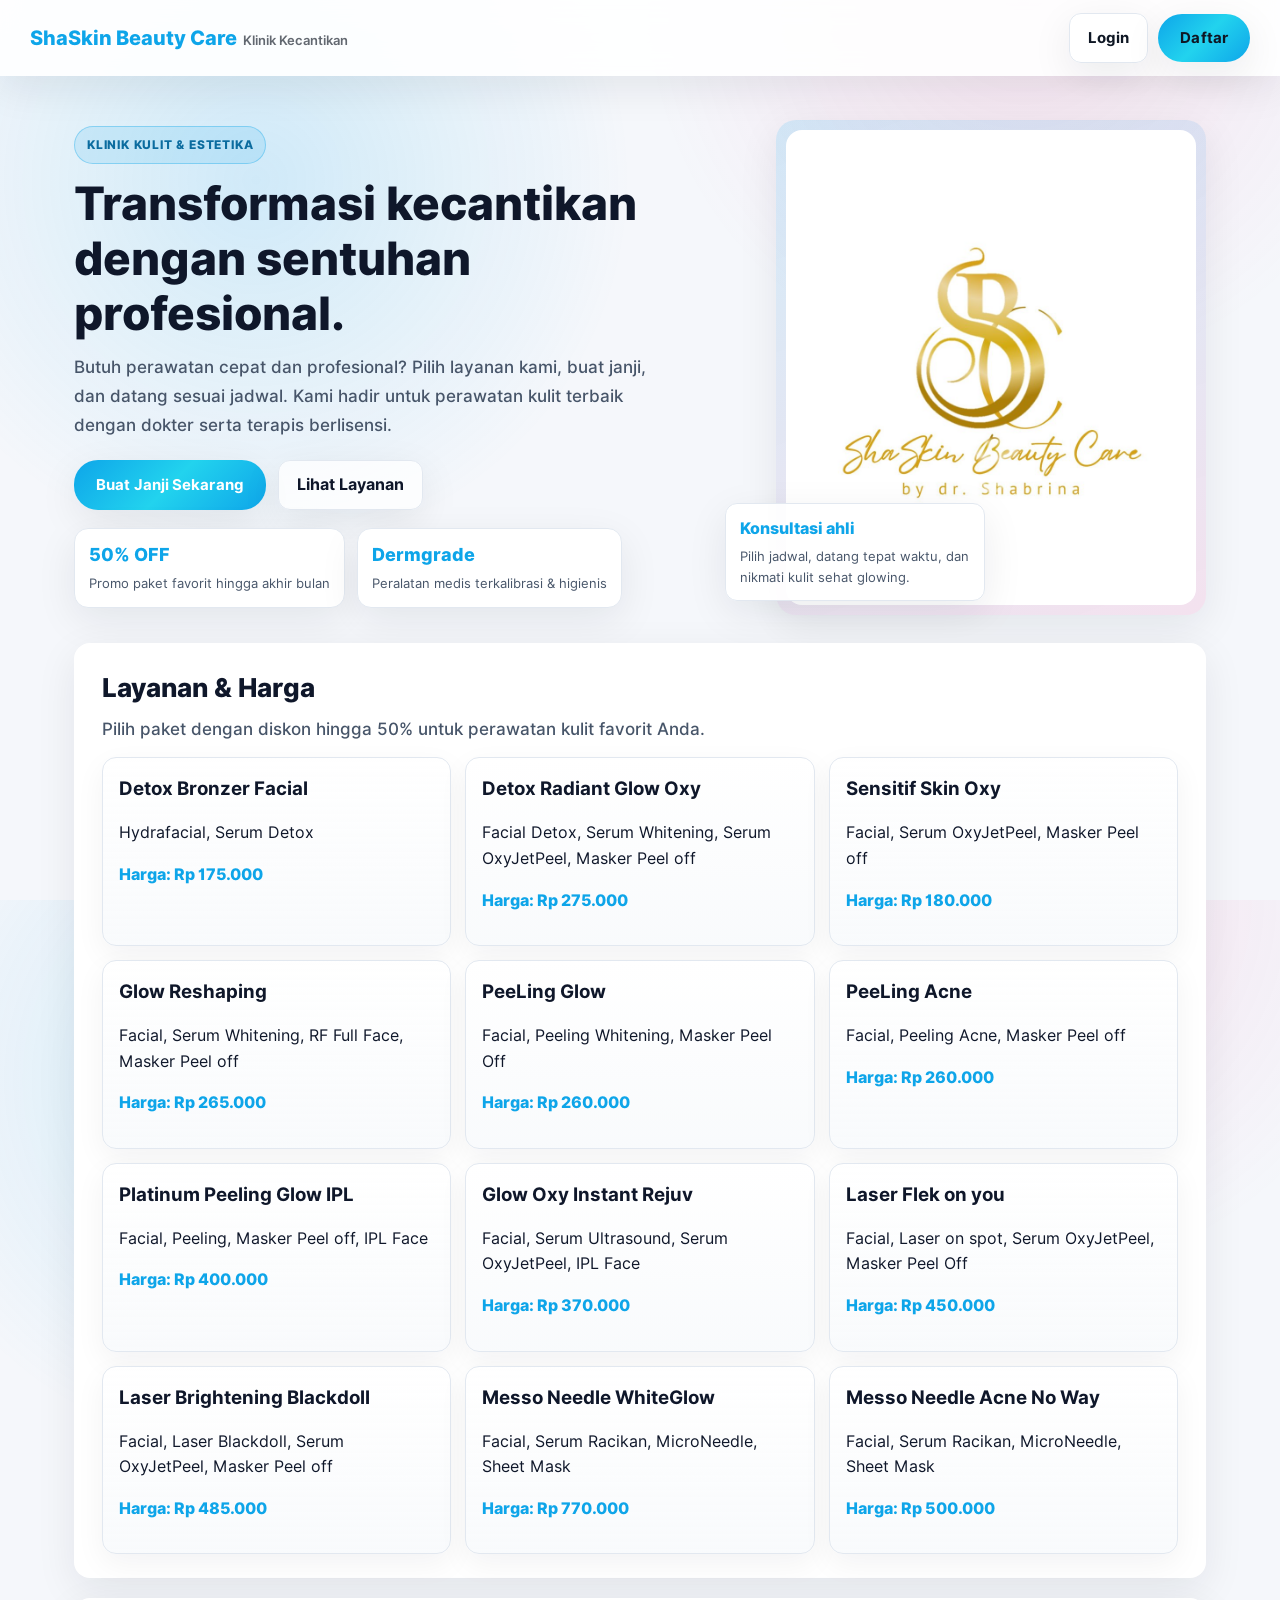
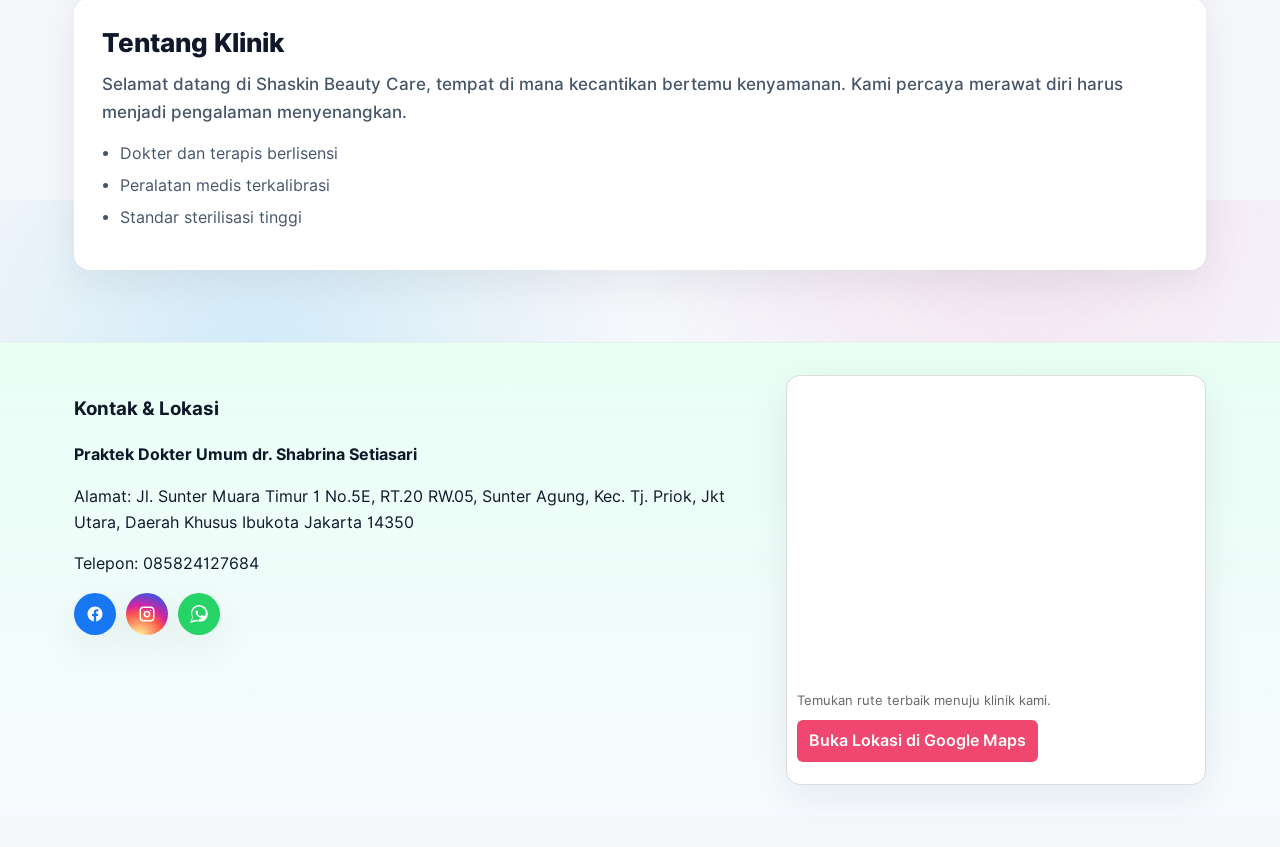
<file: Web/sskinv0.5.9 (LocalHost)/index.html>
<!DOCTYPE html>
<html lang="en">
<head>
    <meta charset="UTF-8">
    <meta http-equiv="X-UA-Compatible" content="IE=edge">
    <meta name="viewport" content="width=device-width, initial-scale=1.0">
    <link rel="stylesheet" href="css/animations.css">  
    <link rel="stylesheet" href="css/main.css">  
    <link rel="stylesheet" href="css/index.css">
    <title>eDoc</title>
</head>
<body>
    <header class="site-header"> 
        <div class="brand">
            <span class="edoc-logo">ShaSkin Beauty Care</span>
            <span class="edoc-logo-sub">Klinik Kecantikan</span>
        </div>
        <nav class="header-actions">
            <a href="login.php" class="ghost-btn"><span class="nav-item">Login</span></a>
            <a href="signup.php" class="btn btn-primary"><span class="nav-item">Daftar</span></a>
        </nav>
    </header>

    <div class="full-height">
        <main class="content">
            <section class="hero animate-fadeUp">
                <div class="hero-copy">
                    <span class="pill-badge">Klinik Kulit & Estetika</span>
                    <h1 class="heading-text">Transformasi kecantikan dengan sentuhan profesional.</h1>
                    <p class="sub-text2">Butuh perawatan cepat dan profesional? Pilih layanan kami, buat janji, dan datang sesuai jadwal. Kami hadir untuk perawatan kulit terbaik dengan dokter serta terapis berlisensi.</p>
                    <div class="hero-actions">
                        <a href="login.php" class="btn btn-primary hero-cta">Buat Janji Sekarang</a>
                        <a href="#services" class="ghost-btn">Lihat Layanan</a>
                    </div>
                    <div class="hero-stats">
                        <div class="stat-chip">
                            <span class="stat-number">50% OFF</span>
                            <span class="stat-label">Promo paket favorit hingga akhir bulan</span>
                        </div>
                        <div class="stat-chip">
                            <span class="stat-number">Dermgrade</span>
                            <span class="stat-label">Peralatan medis terkalibrasi & higienis</span>
                        </div>
                    </div>
                </div>
                <div class="hero-visual animate-floaty">
                    <div class="hero-card animate-glow">
                        <img src="img/icons/logo-shaskin.jpg" alt="ShaSkin Beauty Care">
                    </div>
                    <div class="floating-card">
                        <p class="floating-label">Konsultasi ahli</p>
                        <p class="floating-desc">Pilih jadwal, datang tepat waktu, dan nikmati kulit sehat glowing.</p>
                    </div>
                </div>
            </section>

            <section id="services" class="main-card animate-fadeUp">
                <div class="section-heading">
                    <h2>Layanan & Harga</h2>
                    <p class="sub-text2">Pilih paket dengan diskon hingga 50% untuk perawatan kulit favorit Anda.</p>
                </div>
                <div class="service-grid">
                    <article class="service-card">
                        <h3>Detox Bronzer Facial</h3>
                        <p>Hydrafacial, Serum Detox</p>
                        <p class="price-text">Harga: Rp 175.000</p>
                    </article>

                    <article class="service-card">
                        <h3>Detox Radiant Glow Oxy</h3>
                        <p>Facial Detox, Serum Whitening, Serum OxyJetPeel, Masker Peel off</p>
                        <p class="price-text">Harga: Rp 275.000</p>
                    </article>

                    <article class="service-card">
                        <h3>Sensitif Skin Oxy</h3>
                        <p>Facial, Serum OxyJetPeel, Masker Peel off</p>
                        <p class="price-text">Harga: Rp 180.000</p>
                    </article>

                    <article class="service-card">
                        <h3>Glow Reshaping</h3>
                        <p>Facial, Serum Whitening, RF Full Face, Masker Peel off</p>
                        <p class="price-text">Harga: Rp 265.000</p>
                    </article>

                    <article class="service-card">
                        <h3>PeeLing Glow</h3>
                        <p>Facial, Peeling Whitening, Masker Peel Off</p>
                        <p class="price-text">Harga: Rp 260.000</p>
                    </article>

                    <article class="service-card">
                        <h3>PeeLing Acne</h3>
                        <p>Facial, Peeling Acne, Masker Peel off</p>
                        <p class="price-text">Harga: Rp 260.000</p>
                    </article>

                    <article class="service-card">
                        <h3>Platinum Peeling Glow IPL</h3>
                        <p>Facial, Peeling, Masker Peel off, IPL Face</p>
                        <p class="price-text">Harga: Rp 400.000</p>
                    </article>

                    <article class="service-card">
                        <h3>Glow Oxy Instant Rejuv</h3>
                        <p>Facial, Serum Ultrasound, Serum OxyJetPeel, IPL Face</p>
                        <p class="price-text">Harga: Rp 370.000</p>
                    </article>

                    <article class="service-card">
                        <h3>Laser Flek on you</h3>
                        <p>Facial, Laser on spot, Serum OxyJetPeel, Masker Peel Off</p>
                        <p class="price-text">Harga: Rp 450.000</p>
                    </article>

                    <article class="service-card">
                        <h3>Laser Brightening Blackdoll</h3>
                        <p>Facial, Laser Blackdoll, Serum OxyJetPeel, Masker Peel off</p>
                        <p class="price-text">Harga: Rp 485.000</p>
                    </article>

                    <article class="service-card">
                        <h3>Messo Needle WhiteGlow</h3>
                        <p>Facial, Serum Racikan, MicroNeedle, Sheet Mask</p>
                        <p class="price-text">Harga: Rp 770.000</p>
                    </article>

                    <article class="service-card">
                        <h3>Messo Needle Acne No Way</h3>
                        <p>Facial, Serum Racikan, MicroNeedle, Sheet Mask</p>
                        <p class="price-text">Harga: Rp 500.000</p>
                    </article>
                </div>
            </section>

            <section class="main-card about-card animate-fadeUp">
                <div class="section-heading">
                    <h2>Tentang Klinik</h2>
                    <p class="sub-text2">Selamat datang di Shaskin Beauty Care, tempat di mana kecantikan bertemu kenyamanan. Kami percaya merawat diri harus menjadi pengalaman menyenangkan.</p>
                </div>
                <ul>
                    <li>Dokter dan terapis berlisensi</li>
                    <li>Peralatan medis terkalibrasi</li>
                    <li>Standar sterilisasi tinggi</li>
                </ul>
            </section>
        </main>

        <footer class="contact-footer"> 
            <div class="contact-grid">
                <div>
                    <h3>Kontak & Lokasi</h3>
                    <p><strong>Praktek Dokter Umum dr. Shabrina Setiasari</strong></p>
                    <p>Alamat: Jl. Sunter Muara Timur 1 No.5E, RT.20 RW.05, Sunter Agung, Kec. Tj. Priok, Jkt Utara, Daerah Khusus Ibukota Jakarta 14350</p>
                    <p>Telepon: 085824127684</p>
                    <div class="social-row">
                        <a href="https://www.facebook.com/ShaskinBeautyCare" target="_blank" rel="noopener" class="social-btn social-fb" aria-label="Facebook ShaSkin">
                            <svg role="img" aria-hidden="false" viewBox="0 0 24 24" width="18" height="18" xmlns="http://www.w3.org/2000/svg">
                                <title>Facebook</title>
                                <path fill="currentColor" d="M22 12.07C22 6.49 17.52 2 12 2S2 6.49 2 12.07c0 5 3.66 9.13 8.44 9.93v-7.03H7.9v-2.9h2.54V9.41c0-2.5 1.49-3.89 3.78-3.89 1.1 0 2.24.2 2.24.2v2.46h-1.26c-1.24 0-1.63.77-1.63 1.56v1.88h2.78l-.44 2.9h-2.34V22C18.34 21.2 22 17.07 22 12.07z"/>
                            </svg>
                        </a>
                        <a href="https://www.instagram.com/shaskinbeautysunter/" target="_blank" rel="noopener" class="social-btn social-ig" aria-label="Instagram ShaSkin">
                            <svg role="img" aria-hidden="false" viewBox="0 0 24 24" width="18" height="18" xmlns="http://www.w3.org/2000/svg">
                                <title>Instagram</title>
                                <path fill="currentColor" d="M7 2C4.243 2 2 4.243 2 7v10c0 2.757 2.243 5 5 5h10c2.757 0 5-2.243 5-5V7c0-2.757-2.243-5-5-5H7zm10 2c1.654 0 3 1.346 3 3v10c0 1.654-1.346 3-3 3H7c-1.654 0-3-1.346-3-3V7c0-1.654 1.346-3 3-3h10zM12 7.5A4.5 4.5 0 1 0 12 16.5 4.5 4.5 0 0 0 12 7.5zm0 2a2.5 2.5 0 1 1 0 5 2.5 2.5 0 0 1 0-5zm4.75-3.25a.9.9 0 1 1 0 1.8.9.9 0 0 1 0-1.8z"/>
                            </svg>
                        </a>
                        <a href="https://api.whatsapp.com/send/?phone=6285824127684&text&type=phone_number&app_absent=0" target="_blank" rel="noopener" class="social-btn social-wa" aria-label="WhatsApp ShaSkin">
                            <svg role="img" aria-hidden="false" viewBox="0 0 24 24" width="18" height="18" xmlns="http://www.w3.org/2000/svg">
                                <title>WhatsApp</title>
                                <path fill="currentColor" d="M20.52 3.48A11.88 11.88 0 0 0 12.02.02C6.21.02 1.58 4.59 1.58 10.35c0 1.83.48 3.62 1.39 5.19L.02 23.98l8.76-2.28c1.5.42 3.05.64 4.59.64 5.81 0 10.44-4.57 10.44-10.33 0-2.76-1.06-5.34-2.69-7.01zM12 20.5c-1.41 0-2.8-.24-4.08-.7l-.29-.11-5.2 1.36 1.41-4.8-.11-.3c-.86-2.41-1.02-4.95-.44-7.41C5.08 4.02 8.35 2 12 2c4.97 0 9 4.08 9 8.35 0 4.92-4.16 8.15-9 8.15zM17.22 14.2c-.25-.12-1.49-.73-1.72-.81-.23-.09-.4-.12-.57.12-.17.24-.67.81-.82.98-.15.17-.3.19-.55.07-.25-.12-1.06-.39-2.02-1.25-.75-.67-1.26-1.49-1.41-1.74-.15-.25-.02-.38.11-.5.12-.12.25-.31.38-.47.12-.16.16-.27.25-.45.09-.18.04-.34-.02-.47-.07-.12-.57-1.38-.78-1.89-.2-.47-.4-.45-.56-.46l-.48-.01c-.17 0-.45.06-.69.29-.24.23-.92.9-.92 2.2 0 1.3.94 2.56 1.07 2.74.12.18 1.86 2.9 4.52 3.96 3.16 1.24 3.16.83 3.74.78.58-.05 1.9-.77 2.17-1.52.27-.75.27-1.39.19-1.52-.07-.12-.25-.18-.5-.3z"/>
                            </svg>
                        </a>
                    </div>
                </div>

                <div class="map-card">
                    <iframe
                        width="100%"
                        height="300"
                        frameborder="0"
                        style="border:0"
                        src="https://www.google.com/maps?q=Praktek+Dokter+Umum+dr.+Shabrina+Setiasari+Jl.+Sunter+Muara+Timur+1+No.05+no+5E+RT.20+Sunter+Agung+Kec.+Tj.+Priok+Jkt+Utara+Daerah+Khusus+Ibukota+Jakarta+14350&output=embed"
                        allowfullscreen>
                    </iframe>
                    <p style="font-size:13px;margin:6px 0 0 0;color:#666;padding: 0 10px 10px 10px;">Temukan rute terbaik menuju klinik kami.</p>
                    <p style="margin:0 0 12px 0;padding: 0 10px 10px 10px;"><a href="https://maps.app.goo.gl/wv72o212J31ySk346?g_st=iw" target="_blank" rel="noopener" style="background:#ef476f;color:white;padding:8px 12px;border-radius:6px;text-decoration:none;font-weight:600;display:inline-block;">Buka Lokasi di Google Maps</a></p>
                </div>
            </div>
        </footer>
    </div>
</body>
</html>
</file>
<file: Web/sskinv0.5.9 (LocalHost)/css/animations.css>
/*These transition are from youtube*/

@keyframes transitionIn-X{
    from {
            opacity: 0;
            transform: translateX(-10px);

    }

    to {
            opacity: 1;
            transform: translateX(0);
    }
}
    


@keyframes transitionIn-Y-over{
    from {
            opacity: 0;
            transform: translateY(-10px);

    }

    to {
            opacity: 1;
            transform: translateY(0);
    }
}

/* Modern motion helpers */
@keyframes floaty {
    0% { transform: translateY(0); }
    50% { transform: translateY(-8px); }
    100% { transform: translateY(0); }
}

@keyframes fadeUp {
    from { opacity: 0; transform: translateY(16px) scale(0.98); }
    to { opacity: 1; transform: translateY(0) scale(1); }
}

@keyframes pulseGlow {
    0% { box-shadow: 0 15px 45px rgba(14,165,233,0.12); }
    50% { box-shadow: 0 18px 60px rgba(236,72,153,0.16); }
    100% { box-shadow: 0 15px 45px rgba(14,165,233,0.12); }
}

.animate-floaty{
    animation: floaty 6s ease-in-out infinite;
}
.animate-fadeUp{
    animation: fadeUp 0.6s ease-out forwards;
}
.animate-glow{
    animation: pulseGlow 2.8s ease-in-out infinite;
}
@keyframes transitionIn-Y-bottom{
    from {
            opacity: 0;
            transform: translateY(30px);

    }

    to {
            opacity: 1;
            transform: translateY(0);
    }
}
    

/* Transition end */
</file>
<file: Web/sskinv0.5.9 (LocalHost)/css/main.css>
@import url('font-inter.css');
@import url('https://fonts.googleapis.com/css2?family=Manrope:wght@400;500;600;700&display=swap');
:root {
  --primarycolor: #0ea5e9;
  --primarycolorhover: #0284c7;
  --accentcolor: #ec4899;
  --surface: #ffffff;
  --muted: #64748b;
  --border: #e2e8f0;
  --bg: #f5f7fb;
  --btnice:#e0f2fe;
  --btnnicetext:#0f172a;
  --shadow-soft: 0 12px 40px rgba(15, 23, 42, 0.08);
}

body{
    margin: 0;
    padding: 0;
    border-spacing: 0;
    font-family: 'Inter','Manrope', sans-serif;
    line-height: 1.6;
    background: radial-gradient(circle at 20% 20%, rgba(14,165,233,0.08), transparent 30%), radial-gradient(circle at 80% 0%, rgba(236,72,153,0.06), transparent 28%), var(--bg);
    color: #0f172a;
    -webkit-font-smoothing: antialiased;
    min-height: 100vh;
}

*, ::after, ::before{
    box-sizing: border-box;
}


/*------custom-scroll-bar - from w3schools.com------------------*/
/* width */
::-webkit-scrollbar {
    width: 7px;
  }
  
  /* Track */
  ::-webkit-scrollbar-track {
    background: #e2e8f0; 
  }
   
  /* Handle */
  ::-webkit-scrollbar-thumb {
    background: linear-gradient(180deg, #0ea5e9, #7c3aed);
    border-radius: 12px;
  }
  
  /* Handle on hover */
  ::-webkit-scrollbar-thumb:hover {
    background: linear-gradient(180deg, #0284c7, #ec4899);
  }





.input-text{
    border-radius: 10px;
    border: 1px solid var(--border);
    padding: 12px 14px;
    width: 100%;
    transition: 0.2s ease;
    outline: none;
    background: rgba(255,255,255,0.9);
    font-size: 15px;
    font-weight: 500;
    color: #0f172a;
    box-shadow: inset 0 1px 0 rgba(255,255,255,0.8), 0 10px 30px rgba(15, 23, 42, 0.04);
}

.input-text:hover{
    background-color: #fff;
    border-color: #cbd5e1;
    transition: 0.2s ease;
}

.input-text:focus{
    border: 1px solid var(--primarycolor);
    box-shadow: 0 0 0 4px rgba(14,165,233,0.15);
    transition: 0.2s ease;
}

.input-text::placeholder{
    font-family: 'Inter','Manrope', sans-serif;
    color: #94a3b8;
}



/* -----------Buttons---------------*/
.btn{
    cursor: pointer;
    padding: 12px 22px;
    outline: none;
    text-decoration: none;
    font-size: 15px;
    letter-spacing: 0.1px;
    transition: all 0.25s ease;
    border-radius: 12px;
    font-family: 'Inter','Manrope', sans-serif;
    font-weight: 700;
    border: none;
    box-shadow: var(--shadow-soft);
}


.btn:hover{
    transform: translateY(-2px);
    box-shadow: 0 16px 50px rgba(15, 23, 42, 0.15);

}


.btn-primary{
    background: linear-gradient(135deg, #0ea5e9 0%, #22d3ee 50%, #0ea5e9 100%);
    color: #fff;
    border: none;
    border-radius: 24px;
    overflow: hidden;
}

.btn-primary-soft{
    background: rgba(14,165,233,0.12);
    color: #0b6c9f;
    font-weight: 700;
    font-size: 15px;
    border: 1px solid rgba(14,165,233,0.3);
}


.btn-primary-soft:hover{
    background: rgba(14,165,233,0.12);
    color: #0b6c9f;
    border-color: rgba(14,165,233,0.3);
    box-shadow: var(--shadow-soft);
}


.btn-in-text{
    font-size: 15px;
    letter-spacing: 0.5px;
}

.non-style-link:link, .non-style-link:visited, .non-style-link:hover, .non-style-link:active{
    text-decoration: none;
    color: rgb(43, 43, 43);
}




.btn-label{
    margin-left: 10px;
    padding: 12px 12px;
    outline: none;
    text-decoration: none;
    font-size: 15px;
    letter-spacing: 0.5px;
    transition: all 0.3s;
    border-radius: 5px;
    background-color: #f0f0f073;
    border: 1px solid rgba(57,108,240,0.1) ;
    font-family: 'Inter', sans-serif;
}

/* Global logout button style: small modern red gradient */
.logout-btn, input.logout-btn {
  display: block;
  width: 140px;
  margin: 10px auto;
  padding: 6px 12px;
  font-size: 13px;
  font-weight: 700;
  border-radius: 8px;
  border: none !important;
  outline: none;
  -webkit-appearance: none;
  background: linear-gradient(135deg, #dc143c 0%, #8b0000 100%) !important;
  color: #ffffff !important;
  box-shadow: 0 4px 12px rgba(220, 20, 60, 0.3);
  cursor: pointer;
  transition: all 0.3s ease;
}
.logout-btn:hover, input.logout-btn:hover{ 
  transform: translateY(-1px); 
  box-shadow: 0 6px 18px rgba(220, 20, 60, 0.4) !important;
  background: linear-gradient(135deg, #ff1744 0%, #b71c1c 100%) !important;
  color: #ffffff !important;
}
.logout-btn:focus, input.logout-btn:focus { outline: none; box-shadow: 0 4px 12px rgba(220, 20, 60, 0.3); }


.sub-table{
    border: 1px solid var(--border);
    border-radius: 14px;
    background: #fff;
    box-shadow: var(--shadow-soft);
    overflow: hidden;
}

.filter-container{
  width: 92.5%;
  border: 1px solid var(--border);
  border-radius: 14px;
  margin-bottom: 20px;
  border-spacing: 0;
  padding: 6px 10px 12px;
  background: #fff;
  box-shadow: var(--shadow-soft);
}

.filter-container-items{
  margin-top: 7.5px;
  margin-left: 20px;
}
.table-headin{
    font-size: 17px;
    font-weight: 700;
    padding: 14px 12px;
    border-bottom: 2px solid var(--border);
    background: linear-gradient(135deg, rgba(14,165,233,0.08), rgba(236,72,153,0.06));
}

.abc{
  /* allow content to be wide on desktop but constrained for very large screens */
  width: 100%;
  max-width: 1200px;
  max-height: 72vh;
  overflow: auto;
  margin: 0 auto;
  padding: 16px;
  box-sizing: border-box;
}

/* make scrolling containers stretch the full width of the content area */
.abc.scroll{
  width: 100%;
  padding: 16px;
  box-sizing: border-box;
}

/* Ensure scrolldown tables expand to their container */
.sub-table.scrolldown, .sub-table.scrolldown table{
  width: 100% !important;
  table-layout: auto;
}


.upcoming-booking{
  transform: none;
  height: auto !important;
  overflow: visible;
  margin-top: -4px;
}

.upcoming-booking .sub-table.scrolldown{
  width: 100% !important;
  table-layout: fixed;
}

.upcoming-booking .sub-table.scrolldown thead,
.upcoming-booking .sub-table.scrolldown tbody tr{
  display: table;
  width: 100%;
  table-layout: fixed;
}

.upcoming-booking .sub-table.scrolldown tbody{
  display: block;
  max-height: 200px;
  overflow-y: auto;
}

.upcoming-booking .sub-table.scrolldown th{
  position: sticky;
  top: 0;
  z-index: 2;
}

.upcoming-booking .table-headin{
  font-size: 14px;
  padding: 12px 10px;
}

/* Table header and cell spacing to improve readability */
.sub-table.scrolldown th{
  padding: 10px 12px;
  font-size: 15px;
  text-align: center;
  vertical-align: middle;
}

.sub-table.scrolldown td{
  padding: 12px 14px !important;
  line-height: 1.6;
  vertical-align: middle;
  font-size: 15px;
}

/* Fallback for other tables */
.sub-table th, .sub-table td{
  padding: 12px 14px;
  vertical-align: middle;
}

.upcoming-empty{
  padding: 10px 10px 12px;
}

.upcoming-empty__img{
  width: 75px;
  max-width: 60%;
}

.upcoming-empty__text{
  margin: 6px 0 10px;
  font-size: 15px;
  color: rgb(49, 49, 49);
}

.upcoming-empty__cta{
  margin-top: 4px;
  margin-left: 0 !important;
}





        
.overlay {
    position: fixed;
    top: 0;
    bottom: 0;
    left: 0;
    right: 0;
    background: rgba(0, 0, 0, 0.7);
    transition: opacity 500ms;
    opacity: 1;
    z-index: 1000;
  }
  .overlay:target {
    visibility: visible;
    opacity: 1;
    
  }
  
.popup {
    margin: 80px auto;
    padding: 48px 44px 36px 36px;
    background: linear-gradient(180deg, #ffffff 0%, #f8fafc 100%);
    border-radius: 16px;
    width: min(900px, 94%);
    max-height: 90vh;
    border: 1px solid rgba(148,163,184,0.35);
    box-shadow: 0 24px 60px rgba(15, 23, 42, 0.2);
    position: relative;
    transition: 0.25s ease;
    z-index: 1001;
  }
  
.popup h2 {
    margin-top: 0;
    color: #0f172a;
    font-weight: 700;
    letter-spacing: -0.2px;
  }
.popup .close {
    position: absolute;
    top: 14px;
    right: 14px;
    width: 36px;
    height: 36px;
    line-height: 36px;
    text-align: center;
    border-radius: 50%;
    background: rgba(148,163,184,0.12);
    border: 1px solid rgba(148,163,184,0.35);
    box-shadow: 0 10px 24px rgba(15, 23, 42, 0.12);
    transition: all 180ms ease;
    font-size: 24px;
    font-weight: 700;
    text-decoration: none;
    color: #475569;
  }
  .popup .close:hover {
    color: var(--primarycolorhover);
    background: rgba(14,165,233,0.12);
    border-color: rgba(14,165,233,0.3);
  }
.popup .content {
    max-height: 70vh;
    overflow: auto;
  }

.popup .sub-table.add-doc-form-container{
    width: 100% !important;
    max-width: 820px;
    margin: 0 auto;
}

.popup .abc{
  width: 100%;
  max-width: none;
  padding: 12px 12px 20px 0;
  align-self: stretch;
}

.popup .sub-table.add-doc-form-container td{
    padding: 0;
}

.popup .sub-table.add-doc-form-container br{
    display: none;
}

.popup .sub-table.add-doc-form-container .label-td{
    padding: 2px 0;
    line-height: 1.35;
}

.popup .sub-table.add-doc-form-container .label-td label{
    margin: 0;
    font-size: 15px;
    font-weight: 700;
}

.popup-body-center{
  display: flex;
  justify-content: center;
  align-items: center;
  min-height: 50vh;
  padding: 8px 0 16px;
}

.popup .sub-table.add-doc-form-container td{
  font-size: 15px;
}
  
  @media screen and (max-width: 700px){
    .box{
      width: 70%;
    }
    .popup{
      width: 70%;
    }
    /* reduce table padding on small screens to avoid overflow */
    .sub-table.scrolldown td, .sub-table.scrolldown th {
      padding: 8px 10px !important;
      font-size: 14px;
    }
  }


input[type=search] {
    background-image: url('../img/search.svg');
    background-position: 10px 50%;
    background-repeat: no-repeat;
    transition: 0.5s;
    padding: 8px 20px 8px 40px;
}

input[type=search]:focus {
    transition: 0.5s;
}

.box {
  width: 120px;
  height: 30px;
  border: 1px solid #e9ecef;
  font-size: 14px;
  color: #212529;
  background-color: #fff;
  line-height: 26px;
  font-weight: 300;
  border-radius: .25rem;
  padding: .375rem .75rem;
  line-height: 1.5;
  width: 100%;
  background-clip: padding-box;
  transition: border-color .15s ease-in-out,box-shadow .15s ease-in-out;
}



.btn-primary-gray{
  background-color: #fff;
  border: 1px solid var(--border);
  color: #0f172a;
  box-shadow: var(--shadow-soft);
}



.btn-primary-gray:hover{
  background: linear-gradient(135deg,#0ea5e9,#22d3ee);
  color: #fff;
}



.button-icon{
  
  background-position: 10px 50%;
  background-repeat: no-repeat;
  transition: 0.5s;
  padding: 8px 20px 8px 40px;
}



.menu-btn{
  padding:0;
  margin: 2px 10px;
}
.menu-btn > a.non-style-link-menu{
  display:flex;
  align-items:center;
  gap:10px;
  width:100%;
  padding:10px 16px;
  border-radius: 12px;
  color: #0f172a;
  text-decoration:none;
  transition: 0.25s ease;
  background-image:none !important;
}
.menu-btn > a.non-style-link-menu::before{
  content:"";
  width:20px;
  height:20px;
  background-size: contain;
  background-repeat: no-repeat;
  background-position: center;
  flex-shrink:0;
  filter: grayscale(20%);
  opacity:0.9;
}
.menu-text{
  font-weight: 700;
  font-size: 14px;
}

.form-label{
  display: block;
  color: #0f172a;
  text-align: left;
  font-size: 14px;
  font-weight: 700;
  margin-bottom: 6px;
}


.menu-active > a{
  color: var(--primarycolor);
  background: linear-gradient(120deg, rgba(14,165,233,0.15), rgba(236,72,153,0.12));
  box-shadow: var(--shadow-soft);
  transform: translateX(6px);
}

.menu-btn > a:hover{
  background-color: rgba(14,165,233,0.12);
  color: var(--primarycolor);
  transform: translateX(4px);
}

.non-style-link-menu:link, .non-style-link-menu:visited,  .non-style-link-menu:active{
  text-decoration: none;
  color: #3b3b3b;
}
.non-style-link-menu:hover{
  text-decoration: none;
  color: var(--primarycolor);
}

.non-style-link-menu-active:link, .non-style-link-menu-active:visited,  .non-style-link-menu-active:active{
  text-decoration: none;
  color: var(--primarycolor);
}



.menu-icon-dashbord > a::before{
  background-image: url('../img/icons/dashboard.svg');
}
.menu-icon-doctor > a::before{
  background-image: url('../img/icons/doctors.svg');
}
.menu-icon-schedule > a::before{
  background-image: url('../img/icons/schedule.svg');
}
.menu-icon-appoinment > a::before{
  background-image: url('../img/icons/book.svg');
}
.menu-icon-patient > a::before{
  background-image: url('../img/icons/patients.svg');
}
.menu-icon-settings > a::before{
  background-image: url('../img/icons/settings.svg');
}
.menu-icon-session > a::before{
  background-image: url('../img/icons/session.svg');
}
.menu-icon-home > a::before{
  background-image: url('../img/icons/home.svg');
}

.menu-icon-history > a::before{
  background-image: url('../img/icons/schedule.svg');
}

.menu-icon-dashboard > a::before{
  background-image: url('../img/icons/money.svg');
}



.menu-btn.menu-icon-dashboard > a:hover,
.menu-btn.menu-icon-dashboard.menu-active > a,
.menu-btn.menu-icon-dashboard .non-style-link-menu-active{
  color: var(--primarycolor);
}
.menu-btn.menu-icon-dashboard > a:hover::before,
.menu-btn.menu-icon-dashboard.menu-active > a::before{
  background-image: url('../img/icons/dashboard-hover.svg');
}
.menu-btn.menu-icon-doctor > a:hover,
.menu-btn.menu-icon-doctor.menu-active > a,
.menu-btn.menu-icon-doctor .non-style-link-menu-active{
  color: var(--primarycolor);
}
.menu-btn.menu-icon-doctor > a:hover::before,
.menu-btn.menu-icon-doctor.menu-active > a::before{
  background-image: url('../img/icons/doctors-hover.svg');
}
.menu-btn.menu-icon-schedule > a:hover,
.menu-btn.menu-icon-schedule.menu-active > a,
.menu-btn.menu-icon-schedule .non-style-link-menu-active{
  color: var(--primarycolor);
}
.menu-btn.menu-icon-schedule > a:hover::before,
.menu-btn.menu-icon-schedule.menu-active > a::before{
  background-image: url('../img/icons/schedule-hover.svg');
}
.menu-btn.menu-icon-appoinment > a:hover,
.menu-btn.menu-icon-appoinment.menu-active > a,
.menu-btn.menu-icon-appoinment .non-style-link-menu-active{
  color: var(--primarycolor);
}
.menu-btn.menu-icon-appoinment > a:hover::before,
.menu-btn.menu-icon-appoinment.menu-active > a::before{
  background-image: url('../img/icons/book-hover.svg');
}
.menu-btn.menu-icon-patient > a:hover,
.menu-btn.menu-icon-patient.menu-active > a,
.menu-btn.menu-icon-patient .non-style-link-menu-active{
  color: var(--primarycolor);
}
.menu-btn.menu-icon-patient > a:hover::before,
.menu-btn.menu-icon-patient.menu-active > a::before{
  background-image: url('../img/icons/patients-hover.svg');
}
.menu-btn.menu-icon-settings > a:hover,
.menu-btn.menu-icon-settings.menu-active > a,
.menu-btn.menu-icon-settings .non-style-link-menu-active{
  color: var(--primarycolor);
}
.menu-btn.menu-icon-settings > a:hover::before,
.menu-btn.menu-icon-settings.menu-active > a::before{
  background-image: url('../img/icons/settings-iceblue.svg');
}
.menu-btn.menu-icon-session > a:hover,
.menu-btn.menu-icon-session.menu-active > a,
.menu-btn.menu-icon-session .non-style-link-menu-active{
  color: var(--primarycolor);
}
.menu-btn.menu-icon-session > a:hover::before,
.menu-btn.menu-icon-session.menu-active > a::before{
  background-image: url('../img/icons/session-iceblue.svg');
}
.menu-btn.menu-icon-home > a:hover,
.menu-btn.menu-icon-home.menu-active > a,
.menu-btn.menu-icon-home .non-style-link-menu-active{
  color: var(--primarycolor);
}
.menu-btn.menu-icon-home > a:hover::before,
.menu-btn.menu-icon-home.menu-active > a::before{
  background-image: url('../img/icons/home-iceblue.svg');
}

.menu-btn.menu-icon-history > a:hover,
.menu-btn.menu-icon-history.menu-active > a,
.menu-btn.menu-icon-history .non-style-link-menu-active{
  color: var(--primarycolor);
}
.menu-btn.menu-icon-history > a:hover::before,
.menu-btn.menu-icon-history.menu-active > a::before{
  background-image: url('../img/icons/schedule-hover.svg');
}

.menu-btn.menu-icon-dashboard > a:hover,
.menu-btn.menu-icon-dashboard.menu-active > a,
.menu-btn.menu-icon-dashboard .non-style-link-menu-active{
  color: var(--primarycolor);
}
.menu-btn.menu-icon-dashboard > a:hover::before,
.menu-btn.menu-icon-dashboard.menu-active > a::before{
  background-image: url('../img/icons/money-hover.svg');
}





.btn-icon-back{
  background-image: url('../img/icons/back-iceblue.svg');
  background-position: 18px 50%;
  background-repeat: no-repeat;
  transition: 0.5s;
  padding: 8px 20px 8px 40px;
}

.btn-icon-back:hover{
  background-image: url('../img/icons/back-white.svg');
}


.btn-edit{
  background-image: url('../img/icons/edit-iceblue.svg');
}
.btn-edit:hover{
  background-image: url('../img/icons/edit-white.svg');
}

.btn-view{
  background-image: url('../img/icons/view-iceblue.svg');
}
.btn-view:hover{
  background-image: url('../img/icons/view-white.svg');
}

.btn-delete{
  background-image: url('../img/icons/delete-iceblue.svg');
}
.btn-delete:hover{
  background-image: url('../img/icons/delete-white.svg');
}

.btn-filter{
  background-image: url('../img/icons/filter-iceblue.svg');
  background-position: 15px 50%;
}
.btn-filter:hover{
  background-image: url('../img/icons/filter-white.svg');
}




.dashboard-items{
  border: 1px solid var(--border);
  border-radius: 16px;
  color: #0f172a;
  background: linear-gradient(180deg, #ffffff 0%, #f8fafc 100%);
  box-shadow: var(--shadow-soft);
  min-height: 58px;
  padding: 8px !important;
}


.h1-dashboard{
  margin: 0;
  padding: 0;
  font-size: 18px;
  font-weight: 600;
  line-height: 0;
  padding-top: 4px;
}

.h3-dashboard{
  margin: 0;
  padding: 0;
  font-size: 13px;
  font-weight: 500;
  color: #212529e3;
}

.dashboard-icons{
  background: radial-gradient(circle at 20% 20%, rgba(14,165,233,0.15), transparent 60%), rgba(14,165,233,0.08);
  padding: 10px 0;
  border-radius: 9px;
  margin-left: 12px;
  margin-right: 0px;
  
}
.dashboard-icons-setting{
  background: radial-gradient(circle at 80% 0%, rgba(236,72,153,0.12), transparent 60%), rgba(14,165,233,0.08);
  width: 52px;
  height: 52px;
  padding: 0;
  border-radius: 14px;
  margin-left: 5px;
  margin-right: 20px;
  background-position: center;
  background-repeat: no-repeat;
  background-size: 26px 26px;
  display: inline-flex;
  align-items: center;
  justify-content: center;
  
}

.setting-tabs{
  position: relative;
  overflow: hidden;
  border: 1px solid rgba(14,165,233,0.12);
  background: linear-gradient(135deg, #ffffff 0%, #f7fbff 100%);
  transition: transform 0.2s ease, box-shadow 0.2s ease, border-color 0.2s ease;
}
.setting-tabs::after{
  content: "";
  position: absolute;
  inset: 0;
  background: radial-gradient(circle at 20% 0%, rgba(14,165,233,0.12), transparent 55%),
              radial-gradient(circle at 90% 80%, rgba(236,72,153,0.12), transparent 45%);
  opacity: 0;
  transition: 0.2s ease;
  pointer-events: none;
}
.setting-tabs > *{
  position: relative;
  z-index: 1;
}
.setting-tabs:hover{
  background: linear-gradient(135deg, #f8fbff 0%, #ffffff 100%);
  border-color: rgba(14,165,233,0.2);
  transform: translateY(-2px);
  box-shadow: 0 16px 40px rgba(15, 23, 42, 0.12);
}
.setting-tabs:hover::after{
  opacity: 1;
}


.doctor-header{
  background-image: url(../img/b8.jpg);
  color: rgba(0, 0, 0, 0.87);
  background-size: 100%;
  background-repeat: no-repeat;
  padding: 14px 24px;
}

.patient-header{
  background-image: url(../img/b3.jpg);
}

.doctor-header h1{
  margin: 6px 0 8px;
}

.doctor-header h3{
  margin: 4px 0 6px;
}

.doctor-header p{
  margin: 6px 0;
}

.search-items{
  padding:20px;
  margin:10px;
  width:95%;
  display: flex;
  padding-left: 30px;
  box-sizing: border-box;
  line-height: 1.5;
  box-shadow: var(--shadow-soft);
  border: 1px solid var(--border);
  border-radius: 14px;
  background: #fff;
}


.h1-search{
  margin: 0;
  padding: 0;
  font-size: 23px;
  font-weight: 600;
  padding-top: 20px;
  padding-bottom: 10px;
}

.h3-search{
  margin: 0;
  padding: 0;
  font-size: 15px;
  font-weight: 500;
  color: #212529e3;
  
}

.h4-search{
  margin: 0;
  padding: 0;
  font-size: 13px;
  font-weight: 400;
  color: #212529e3;
}

.btn-book{
  background-image: url('../img/icons/book-balck.svg');
  background-position: 68% 50%;
  background-repeat: no-repeat;
  transition: 0.5s;
}

/* Notification dropdown */
.notif-wrapper{
  position: relative;
  display: inline-block;
  width: 100%;
}
.notif-bell{
  width: 100%;
  border: 1px solid #d9d9d9;
  background: #f9fafc;
  color: #1d1e1f;
  padding: 10px 12px;
  border-radius: 8px;
  cursor: pointer;
  display: flex;
  align-items: center;
  justify-content: space-between;
  gap: 10px;
}
.notif-bell:hover{
  background: #eef2ff;
  border-color: #c7d2fe;
}
.notif-count{
  min-width: 26px;
  height: 26px;
  border-radius: 13px;
  background: #ff6b6b;
  color: #fff;
  font-size: 12px;
  font-weight: 700;
  display: inline-flex;
  align-items: center;
  justify-content: center;
  padding: 0 8px;
}
.notif-box{
  position: absolute;
  top: 110%;
  left: 0;
  right: 0;
  z-index: 20;
  background: #ffffff;
  border: 1px solid #e5e7eb;
  box-shadow: 0 10px 35px rgba(17, 24, 39, 0.15);
  border-radius: 10px;
  padding: 12px;
  display: none;
  max-height: 320px;
}
.notif-box.visible{
  display: block;
}
.notif-box-header{
  display: flex;
  align-items: center;
  justify-content: space-between;
  margin-bottom: 10px;
}
.notif-title{
  font-weight: 700;
  font-size: 15px;
  margin: 0;
}
.notif-mark{
  background: none;
  border: none;
  color: #2563eb;
  font-weight: 600;
  cursor: pointer;
}
.notif-list{
  list-style: none;
  margin: 0;
  padding: 0;
  max-height: 250px;
  overflow-y: auto;
}
.notif-item{
  padding: 8px 6px;
  border-bottom: 1px solid #f1f5f9;
}
.notif-item:last-child{
  border-bottom: none;
}
.notif-item a{
  color: #0f172a;
  text-decoration: none;
  font-weight: 600;
}
.notif-item.unread{
  background: #f8fafc;
}
.notif-meta{
  display: block;
  font-size: 12px;
  color: #6b7280;
  margin-top: 4px;
}
</file>
<file: Web/sskinv0.5.9 (LocalHost)/css/index.css>
body{
    background: radial-gradient(circle at 20% 20%, rgba(14,165,233,0.16), transparent 30%), radial-gradient(circle at 80% 0%, rgba(236,72,153,0.12), transparent 28%), #f5f7fb;
    margin: 0;
    color: #0f172a;
}

html, body {
    height: 100%;
    margin: 0;
}
  
.full-height {
    background: transparent;
    min-height: 100vh;
    padding-bottom: 30px;
}

.content{
    max-width: 1180px;
    margin: 0 auto;
    padding: 120px 24px 48px;
}

.site-header{
    position: fixed;
    top: 0;
    left: 0;
    right: 0;
    width: 100%;
    height: 76px;
    padding: 14px 30px;
    display: flex;
    align-items: center;
    justify-content: space-between;
    background: rgba(255,255,255,0.9);
    box-shadow: 0 12px 40px rgba(15,23,42,0.08);
    backdrop-filter: blur(14px);
    z-index: 1000;
}
.header-actions{
    display: flex;
    align-items: center;
    gap: 10px;
}
.ghost-btn{
    padding: 11px 18px;
    border-radius: 12px;
    border: 1px solid var(--border);
    background: rgba(255,255,255,0.75);
    color: #0f172a;
    font-weight: 700;
    text-decoration: none;
    transition: all 0.25s ease;
    box-shadow: var(--shadow-soft);
}
.ghost-btn:hover{
    color: #0ea5e9;
    transform: translateY(-2px);
}

.brand{
    display: flex;
    align-items: baseline;
    gap: 6px;
}
.edoc-logo{
    color: #0ea5e9;
    font-weight: 800;
    font-size: 20px;
    animation: transitionIn-Y-over 0.5s;
}

.edoc-logo-sub{
    color: rgba(15, 23, 36, 0.65);
    font-size: 13px;
    font-weight: 600;
}

.hero{
    display: grid;
    grid-template-columns: 1.1fr 0.9fr;
    gap: 32px;
    align-items: center;
    margin-bottom: 32px;
}
.hero-copy{
    max-width: 640px;
}
.heading-text{
    color: #0f172a;
    font-size: 46px;
    font-weight: 800;
    line-height: 1.2;
    margin: 0 0 12px 0;
}

.sub-text2{
    color: #475569;
    font-size: 17px;
    line-height: 1.7;
    font-weight: 500;
    margin: 0 0 20px 0;
}
.pill-badge{
    display: inline-flex;
    align-items: center;
    gap: 8px;
    padding: 8px 12px;
    border-radius: 999px;
    background: rgba(14,165,233,0.12);
    color: #0b6c9f;
    font-weight: 800;
    text-transform: uppercase;
    font-size: 12px;
    letter-spacing: 0.8px;
    margin-bottom: 12px;
    border: 1px solid rgba(14,165,233,0.35);
}

.hero-actions{
    display: flex;
    flex-wrap: wrap;
    gap: 12px;
    align-items: center;
    margin-bottom: 18px;
}
.hero-cta{
    padding: 13px 22px;
}

.hero-stats{
    display: flex;
    flex-wrap: wrap;
    gap: 12px;
}
.stat-chip{
    padding: 12px 14px;
    border-radius: 14px;
    background: #fff;
    border: 1px solid var(--border);
    box-shadow: var(--shadow-soft);
    min-width: 180px;
}
.stat-number{
    display: block;
    font-weight: 800;
    font-size: 18px;
    color: #0ea5e9;
}
.stat-label{
    color: #475569;
    font-size: 13px;
}

.hero-visual{
    position: relative;
    display: grid;
    gap: 14px;
    justify-items: end;
}
.hero-card{
    width: 100%;
    max-width: 430px;
    aspect-ratio: 4/4.6;
    border-radius: 20px;
    overflow: hidden;
    background: linear-gradient(160deg, rgba(14,165,233,0.15), rgba(236,72,153,0.12));
    box-shadow: var(--shadow-soft);
    padding: 10px;
}
.hero-card img{
    width: 100%;
    height: 100%;
    object-fit: cover;
    border-radius: 16px;
    display: block;
}
.floating-card{
    position: absolute;
    bottom: 14px;
    left: 14px;
    background: rgba(255,255,255,0.92);
    border: 1px solid var(--border);
    box-shadow: var(--shadow-soft);
    border-radius: 12px;
    padding: 12px 14px;
    max-width: 260px;
}
.floating-label{
    margin: 0;
    font-weight: 800;
    color: #0ea5e9;
}
.floating-desc{
    margin: 4px 0 0 0;
    color: #475569;
    font-size: 13px;
}

.main-card{
    background: #ffffff;
    margin: -4px auto 24px;
    padding: 24px 28px;
    border-radius: 16px;
    box-shadow: var(--shadow-soft);
    max-width: 1180px;
}
.section-heading h2{
    margin: 0;
    font-size: 26px;
    font-weight: 800;
    color: #0f172a;
}
.section-heading p{
    margin: 6px 0 0 0;
    color: #475569;
}
.section-heading{
    margin-bottom: 14px;
}

.service-grid{
    display: grid;
    grid-template-columns: repeat(auto-fit,minmax(260px,1fr));
    gap: 14px;
}
.service-card{
    padding: 16px;
    border-radius: 14px;
    border: 1px solid var(--border);
    background: linear-gradient(180deg,#fff,rgba(248,250,252,0.9));
    box-shadow: 0 10px 30px rgba(15,23,42,0.05);
    transition: transform 0.2s ease, box-shadow 0.2s ease;
}
.service-card:hover{
    transform: translateY(-4px);
    box-shadow: 0 18px 50px rgba(15,23,42,0.12);
}
.service-card h3{
    margin: 0 0 6px 0;
}
.price-text{
    font-weight: 800;
    color: #0ea5e9;
}
.price-promo{
    display: block;
    color: #ef4444;
    margin-top: 4px;
}

.about-card ul{
    margin-top: 10px;
    padding-left: 18px;
    color: #475569;
    line-height: 1.6;
}
.about-card li{
    margin-bottom: 6px;
}

.contact-footer{
    position: static;
    background: linear-gradient(180deg, #e8fff5 0%, #f7fbff 100%);
    border-top: 1px solid #e6f2ec;
    padding: 32px 0;
}
.contact-grid{
    max-width: 1180px;
    margin: 0 auto;
    padding: 0 24px;
    display: grid;
    grid-template-columns: 1fr 420px;
    gap: 20px;
    align-items: start;
}
.map-card{
    border: 1px solid #ddd;
    border-radius: 14px;
    overflow: hidden;
    box-shadow: var(--shadow-soft);
    background: #fff;
}

.social-row{
    display: flex;
    gap: 10px;
    align-items: center;
    margin-top: 10px;
}
.social-btn{
    display:inline-flex;
    align-items:center;
    justify-content:center;
    width:42px;
    height:42px;
    padding:0;
    border-radius:50%;
    color:white;
    text-decoration:none;
    box-shadow: var(--shadow-soft);
    transition: transform 160ms ease, box-shadow 160ms ease;
}
.social-fb{ background:#1877F2; }
.social-ig{ background: radial-gradient(circle at 30% 107%, #fdf497 0%, #fdf497 5%, #fd5949 45%, #d6249f 60%, #285AEB 90%); }
.social-btn svg{ width:18px; height:18px; display:block; }
.social-wa{ background: #25D366; }
.social-btn:hover{ transform: translateY(-2px) scale(1.04); box-shadow: 0 6px 12px rgba(15,23,42,0.12); }

.nav-item{
    color: #0f1724;
    text-align: center;
    font-size: 15px;
    font-weight: 700;
}

.nav-item:hover{
    color: #0ea5e9;
}

@media (max-width: 1024px){
    .hero{ grid-template-columns: 1fr; }
    .hero-visual{ justify-items: center; }
    .floating-card{ position: relative; inset: unset; margin-top: -18px; }
    .content{ padding-top: 110px; }
}
@media (max-width: 800px) {
    .contact-grid {
        grid-template-columns:1fr;
    }
    .contact-footer iframe{
        height:220px;
    }
    .site-header{
        height: 64px;
        padding: 12px 16px;
    }
    .content{
        padding: 100px 16px 36px;
    }
}
</file>
